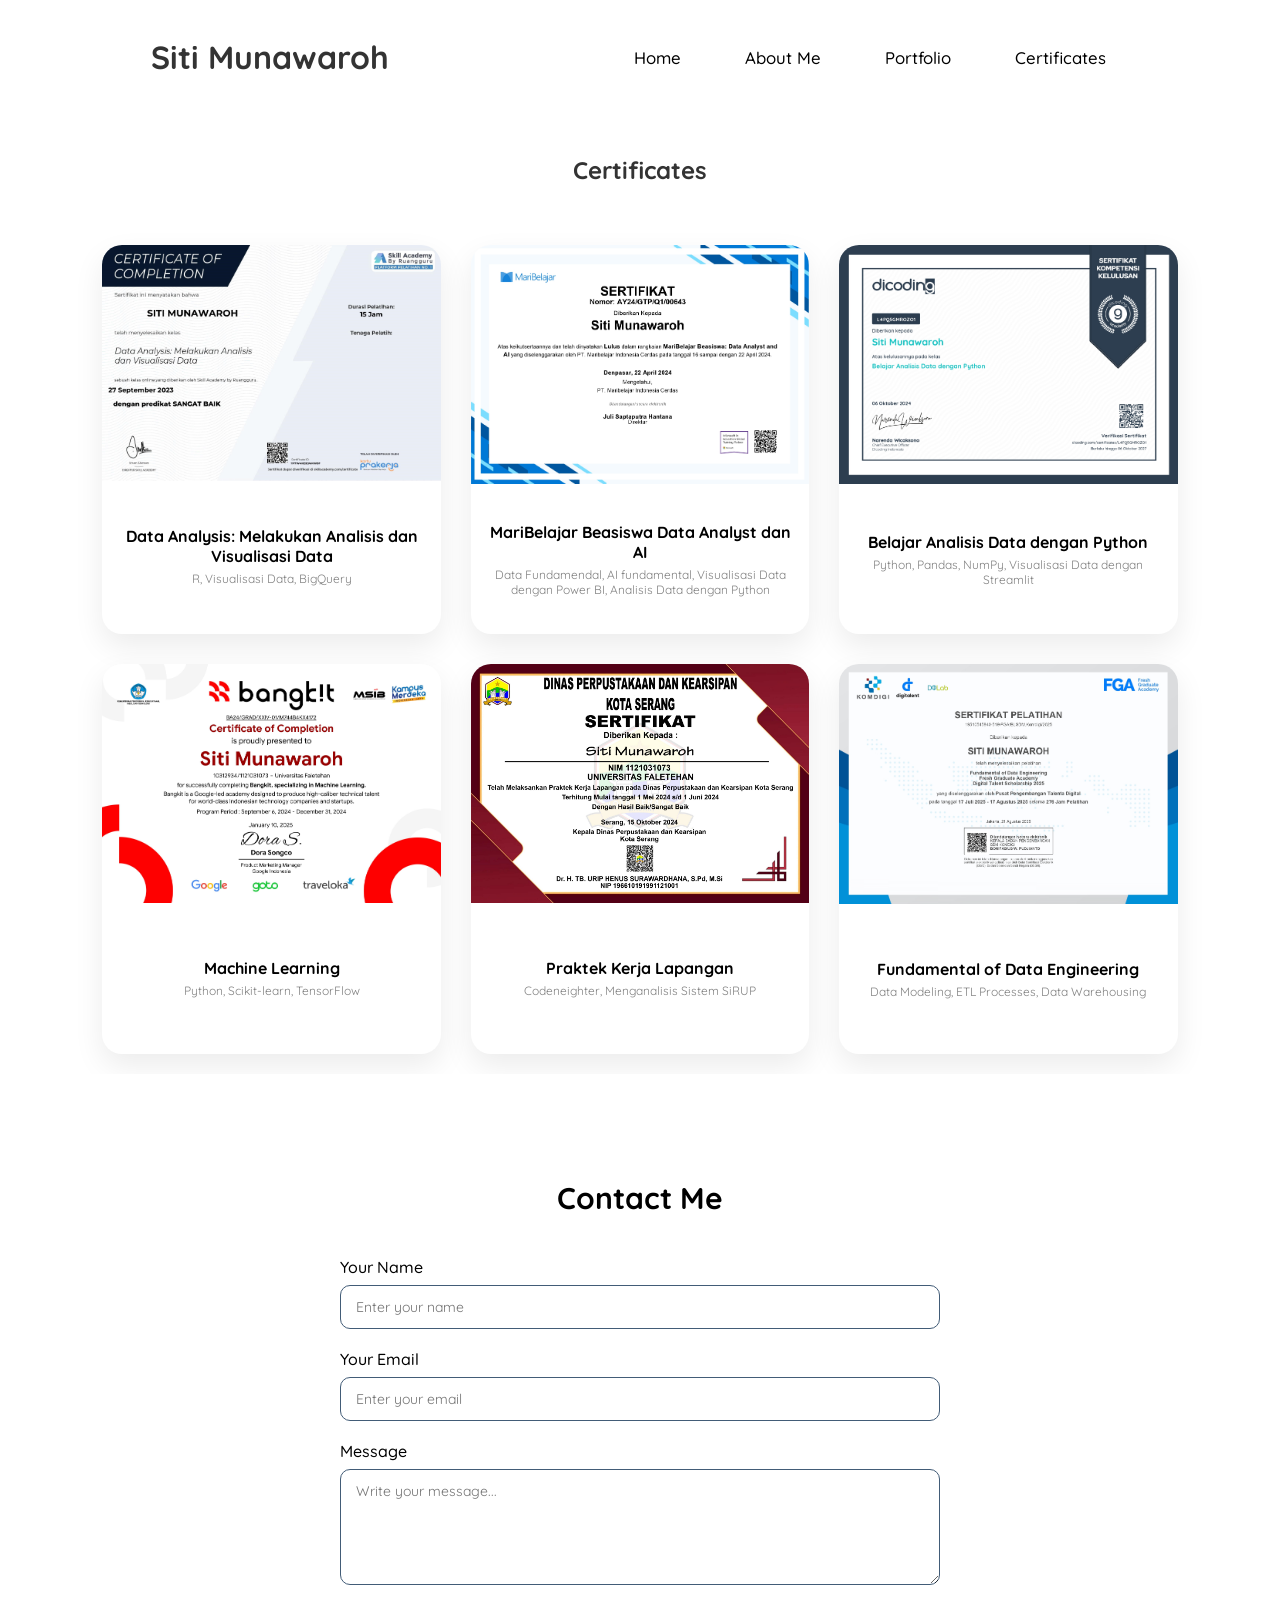
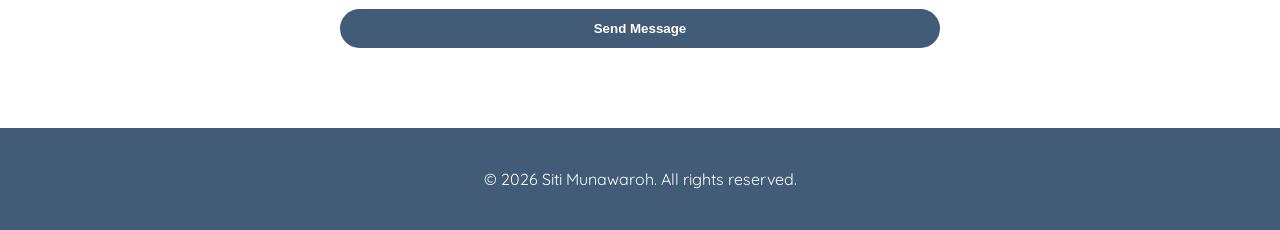
<file: certificate.html>
<!DOCTYPE html>
<html>
	<head>
		<meta charset="UTF-8">
		<meta name="viewport" content="width=device-width, initial-scale=1.0">
		<title>Project Portfolio</title>
		<link rel="stylesheet" href="css/app.css">
		<link rel="preconnect" href="https://fonts.googleapis.com">
		<link rel="preconnect" href="https://fonts.gstatic.com" crossorigin>
		<link href="https://fonts.googleapis.com/css2?family=Quicksand:wght@300..700&display=swap" rel="stylesheet">
		<link rel="stylesheet" href="https://cdnjs.cloudflare.com/ajax/libs/font-awesome/5.15.4/css/all.min.css" crossorigin="anonymous" referrerpolicy="no-referrer">
	</head>
	<body>
		<header class="navbar-container">
			<div class="logo">
				<h1>Siti Munawaroh</h1>
			</div>
			<nav class="nav-list">
				<ul>
					<li><a href="index.html">Home</a></li>
					<li><a href="aboutme.html">About Me</a></li>
					<li><a href="project.html">Portfolio</a></li>
                    <li><a href="certificate.html">Certificates</a></li>
					<!-- <li><a href="contact.html">Contact</a></li> -->
				</ul>
			</nav>
		</header>
        <section class="section">
            <article>
                <h2>Certificates</h2>
            </article>
        </section>
    <section class="section">
        <div class="card-container-sertif">

        <div class="card-sertif">
            <img src="img/Sertifikat_Data Analysis.jpg" alt="Certificates">
            <div class="card-content">
                <h4>Data Analysis: Melakukan Analisis dan Visualisasi Data</h4>
                <p>R, Visualisasi Data, BigQuery</p>
                <!-- <a class="arrow" href="certificate.html" target="_blank"></a> -->
            </div>
        </div>

        <div class="card-sertif">
            <img src="img/Certificate MariBelajar Beasiswa Data Analyst.jpg" alt="Certificates">
            <div class="card-content">
                <h4>MariBelajar Beasiswa Data Analyst dan AI</h4>
                <p>Data Fundamendal, AI fundamental, Visualisasi Data dengan Power BI, Analisis Data dengan Python</p>
                <!-- <a class="arrow" href="certificate.html" target="_blank"></a> -->
            </div>
        </div>

        <div class="card-sertif">
            <img src="img/sertifikat_course_555_2157608_061024174749_pages-to-jpg-0001.jpg " alt="Certificates">
            <div class="card-content">
                <h4>Belajar Analisis Data dengan Python</h4>
                <p>Python, Pandas, NumPy, Visualisasi Data dengan Streamlit</p>
                <!-- <a class="arrow" href="certificate.html" target="_blank"></a> -->
            </div>
        </div>

        <div class="card-sertif">
            <img src="img/img1.jpg" alt="Certificates">
            <div class="card-content">
                <h4>Machine Learning</h4>
                <p>Python, Scikit-learn, TensorFlow</p>
                <!-- <a class="arrow" href="certificate.html" target="_blank"></a> -->
            </div>
        </div>

        <div class="card-sertif">
            <img src="img/SERTIFIKAT_Siti munawaroh_sign_compressed_page-0001.jpg" alt="Certificates">
            <div class="card-content">
                <h4>Praktek Kerja Lapangan</h4>
                <p>Codeneighter, Menganalisis Sistem SiRUP</p>
                <!-- <a class="arrow" href="certificate.html" target="_blank"></a> -->
            </div>
        </div>

        <div class="card-sertif">
            <img src="img/Sertifikat_SITI MUNAWAROH_Fundamental of Data Engineering_page-0001.jpg" alt="Certificates">
            <div class="card-content">
                <h4>Fundamental of Data Engineering</h4>
                <p>Data Modeling, ETL Processes, Data Warehousing</p>
                <!-- <a class="arrow" href="certificate.html" target="_blank"></a> -->
            </div>
        </div>
    </section>
    <section class="contact-section">
            <h2>Contact Me</h2>

            <div class="contact-container">
                <form class="contact-form">

                <div class="form-group">
                    <label>Your Name</label>
                    <input type="text" placeholder="Enter your name" required>
                </div>

                <div class="form-group">
                    <label>Your Email</label>
                    <input type="email" placeholder="Enter your email" required>
                </div>

                <div class="form-group">
                    <label>Message</label>
                    <textarea rows="5" placeholder="Write your message..." required></textarea>
                </div>

                <button type="submit" class="contact-btn">Send Message</button>

                </form>
            </div>
            </section>
        <footer>
            <p style="text-align: center;">&copy; 2026 Siti Munawaroh. All rights reserved.</p>
        </footer>
	</body>
</html>
</file>
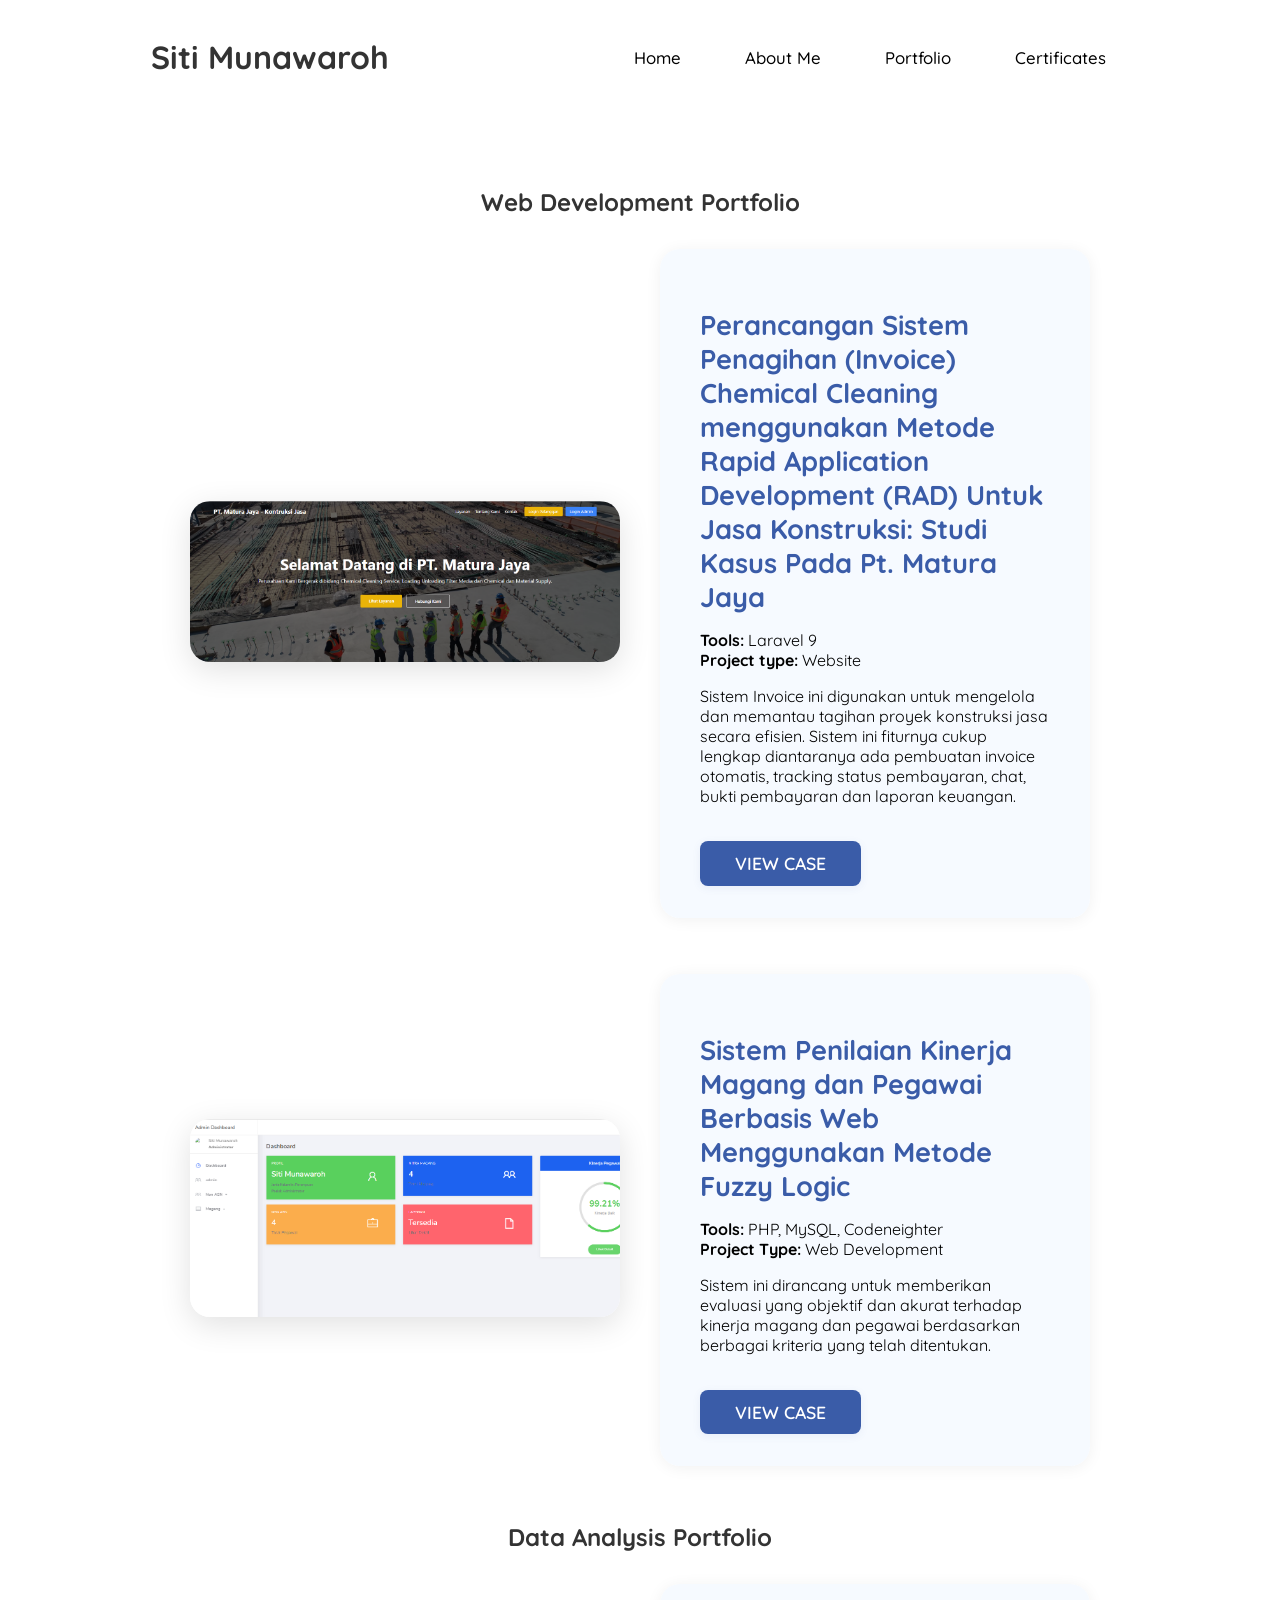
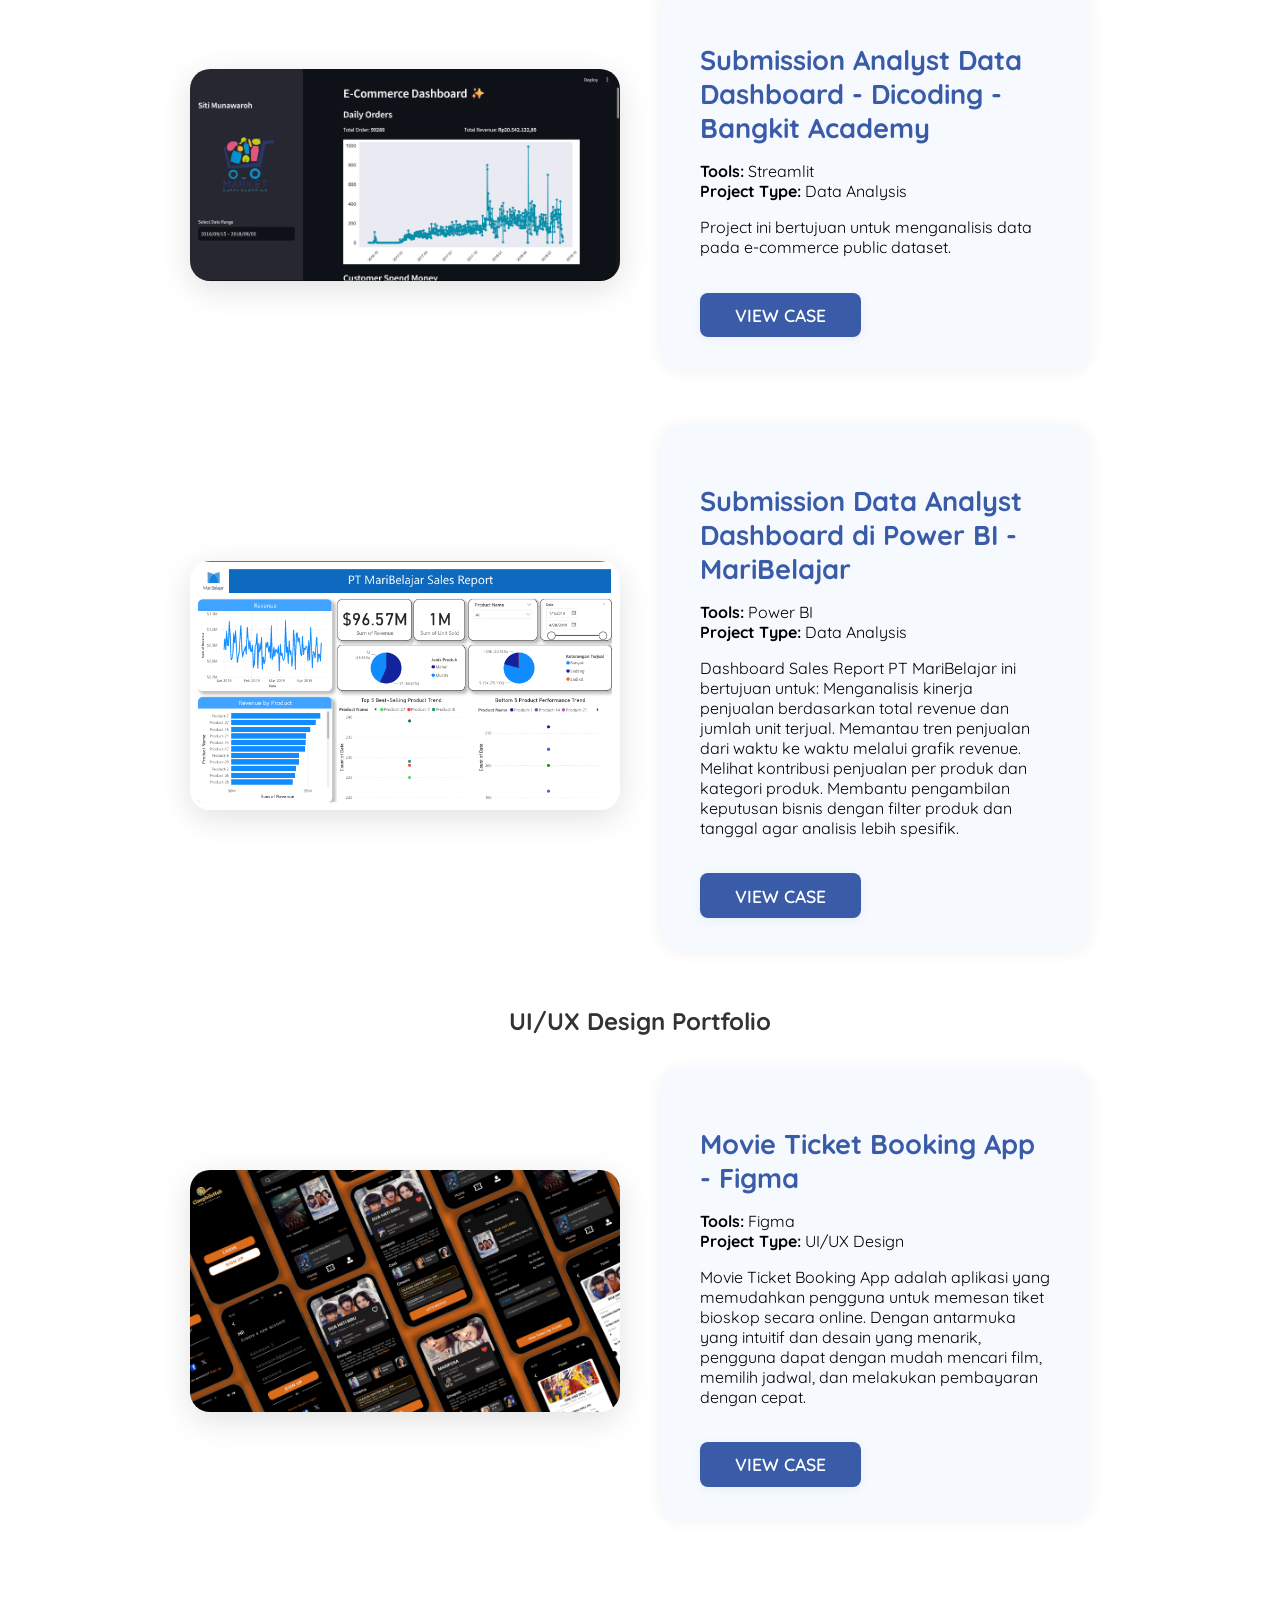
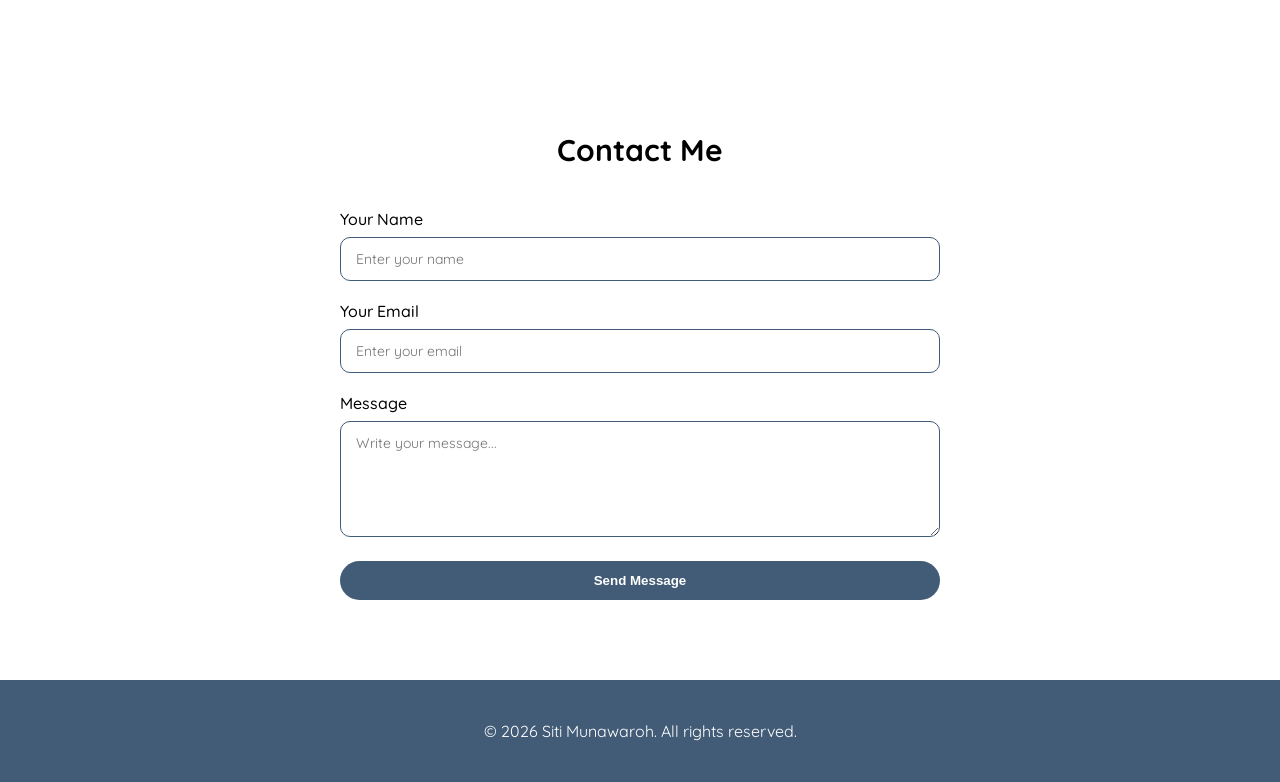
<file: project.html>
<!DOCTYPE html>
<html>
	<head>
		<meta charset="UTF-8">
		<meta name="viewport" content="width=device-width, initial-scale=1.0">
		<title>Project Portfolio</title>
		<link rel="stylesheet" href="css/app.css">
		<link rel="preconnect" href="https://fonts.googleapis.com">
		<link rel="preconnect" href="https://fonts.gstatic.com" crossorigin>
		<link href="https://fonts.googleapis.com/css2?family=Quicksand:wght@300..700&display=swap" rel="stylesheet">
		<link rel="stylesheet" href="https://cdnjs.cloudflare.com/ajax/libs/font-awesome/5.15.4/css/all.min.css" crossorigin="anonymous" referrerpolicy="no-referrer">
	</head>
	<body>
		<header class="navbar-container">
			<div class="logo">
				<h1>Siti Munawaroh</h1>
			</div>
			<nav class="nav-list">
				<ul>
					<li><a href="index.html">Home</a></li>
					<li><a href="aboutme.html">About Me</a></li>
					<li><a href="project.html">Portfolio</a></li>
          <li><a href="certificate.html">Certificates</a></li>
					<!-- <li><a href="contact.html">Contact</a></li> -->
				</ul>
			</nav>
		</header>
		<main>
			<section class="section">
				<h2 style="margin-bottom:2rem; text-align: center;">Web Development Portfolio</h2>
				<div class="project-row">
					<div class="project-image">
						<img src="img/portoweb.png" alt="Shopify Analytics Dashboard" style="width:100%;border-radius:20px;box-shadow:0 8px 32px rgba(0,0,0,0.12);">
					</div>
					<div class="project-desc">
						<h3>Perancangan Sistem Penagihan (Invoice) Chemical Cleaning menggunakan Metode Rapid Application Development (RAD) Untuk Jasa Konstruksi: Studi Kasus Pada Pt. Matura Jaya</h3>
						<p><b>Tools:</b> Laravel 9<br>
						<b>Project type:</b> Website</p>
						<p>Sistem Invoice ini digunakan untuk mengelola dan memantau tagihan proyek konstruksi jasa secara efisien. Sistem ini fiturnya cukup lengkap diantaranya ada pembuatan invoice otomatis, tracking status pembayaran, chat, bukti pembayaran dan laporan keuangan.</p>
						<a href="https://ejournal.lppm-unbaja.ac.id/index.php/saintek/article/view/4175" class="view-case-btn">VIEW CASE</a>
					</div>
				</div>
				<div class="project-row">
					<div class="project-image">
						<img src="img/portopkl.png" alt="Zoom Analytics Dashboard" style="width:100%;border-radius:20px;box-shadow:0 8px 32px rgba(0,0,0,0.12);">
					</div>
					<div class="project-desc">
						<h3>Sistem Penilaian Kinerja Magang dan Pegawai Berbasis Web Menggunakan Metode Fuzzy Logic</h3>
						<p><b>Tools:</b> PHP, MySQL, Codeneighter<br>
						<b>Project Type:</b> Web Development</p>
						<p>Sistem ini dirancang untuk memberikan evaluasi yang objektif dan akurat terhadap kinerja magang dan pegawai berdasarkan berbagai kriteria yang telah ditentukan.</p>
						<a href="#" class="view-case-btn">VIEW CASE</a>
					</div>
				</div>
        <section id="data-analyst">
        <h2 style="margin-bottom:2rem; text-align: center;">Data Analysis Portfolio</h2>
        <div class="project-row">
          <div class="project-image">
            <img src="img/porto3.png" alt="E-commerce App Design" style="width:100%;border-radius:20px;box-shadow:0 8px 32px rgba(0,0,0,0.12);">
          </div>
          <div class="project-desc">
            <h3>Submission Analyst Data Dashboard - Dicoding - Bangkit Academy</h3>
            <p><b>Tools:</b> Streamlit<br>
            <b>Project Type:</b> Data Analysis</p>
            <p>Project ini bertujuan untuk menganalisis data pada e-commerce public dataset.</p>
            <a href="https://github.com/SitiMunawaroh6/Project_analyst_data.git" class="view-case-btn" target="_blank">VIEW CASE</a>
          </div>
        </div>
        <div class="project-row">
          <div class="project-image">
            <img src="img/portoBI.png" alt="E-commerce App Design" style="width:100%;border-radius:20px;box-shadow:0 8px 32px rgba(0,0,0,0.12);">
          </div>
          <div class="project-desc">
            <h3>Submission Data Analyst Dashboard di Power BI - MariBelajar</h3>
            <p><b>Tools:</b> Power BI<br>
            <b>Project Type:</b> Data Analysis</p>
            <p>Dashboard Sales Report PT MariBelajar ini bertujuan untuk: Menganalisis kinerja penjualan berdasarkan total revenue dan jumlah unit terjual. Memantau tren penjualan dari waktu ke waktu melalui grafik revenue. Melihat kontribusi penjualan per produk dan kategori produk. Membantu pengambilan keputusan bisnis dengan filter produk dan tanggal agar analisis lebih spesifik.</p>
            <a href="https://github.com/SitiMunawaroh6/Project_data_analyst.git" class="view-case-btn" target="_blank">VIEW CASE</a>
          </div>
        </div>
        <section id ="uiux-design">
        <h2 style="margin-bottom:2rem; text-align: center;">UI/UX Design Portfolio</h2>
        <div class="project-row">
          <div class="project-image">
            <img src="img/uiuxdesign2.png" alt="E-commerce App Design" style="width:100%;border-radius:20px;box-shadow:0 8px 32px rgba(0,0,0,0.12);">
          </div>
          <div class="project-desc">
            <h3>Movie Ticket Booking App - Figma</h3>
            <p><b>Tools:</b> Figma<br>
            <b>Project Type:</b> UI/UX Design</p>
            <p>Movie Ticket Booking App adalah aplikasi yang memudahkan pengguna untuk memesan tiket bioskop secara online. Dengan antarmuka yang intuitif dan desain yang menarik, pengguna dapat dengan mudah mencari film, memilih jadwal, dan melakukan pembayaran dengan cepat.</p>
            <a href="https://www.figma.com/proto/FaWh3foYlFWujMJC5qAQJX/Movie-Ticket-Booking-app?node-id=63-5&t=dLvHyxW4EIqfr6RZ-1&scaling=scale-down&content-scaling=fixed&page-id=0%3A1" class="view-case-btn" target="_blank">VIEW CASE</a>
          </div>
        </div>
      </section>
			</section>
			<style>
				.project-row {
					display: flex;
					flex-wrap: wrap;
					gap: 2.5rem;
					margin-bottom: 3.5rem;
					align-items: center;
				}
				.project-image {
					flex: 2 1 400px;
					min-width: 320px;
					max-width: 980px;
				}
				.project-desc {
					flex: 2 1 400px;
					min-width: 320px;
					background: rgba(245,250,255,0.85);
					border-radius: 20px;
					padding: 2rem 2.5rem;
					box-shadow: 0 2px 16px rgba(0,0,0,0.06);
				}
				.project-desc h3 {
					font-size: 1.7rem;
					margin-bottom: 0.7rem;
					color: #3a5ca8;
				}
				.view-case-btn {
					display: inline-block;
					margin-top: 1.2rem;
					padding: 0.7rem 2.2rem;
					background: #3a5ca8;
					color: #fff;
					border-radius: 8px;
					font-weight: 600;
					text-decoration: none;
					font-size: 1.1rem;
					box-shadow: 0 2px 8px rgba(58,92,168,0.08);
					transition: background 0.2s;
				}
				.view-case-btn:hover {
					background: #1e335c;
				}
				@media (max-width: 900px) {
					.project-row {
						flex-direction: column;
					}
					.project-image, .project-desc {
						max-width: 100%;
					}
				}
			</style>
		</main>
			
		</main>
		<section class="contact-section">
            <h2>Contact Me</h2>

            <div class="contact-container">
                <form class="contact-form">

                <div class="form-group">
                    <label>Your Name</label>
                    <input type="text" placeholder="Enter your name" required>
                </div>

                <div class="form-group">
                    <label>Your Email</label>
                    <input type="email" placeholder="Enter your email" required>
                </div>

                <div class="form-group">
                    <label>Message</label>
                    <textarea rows="5" placeholder="Write your message..." required></textarea>
                </div>

                <button type="submit" class="contact-btn">Send Message</button>

                </form>
            </div>
            </section>
    </main>
		<footer>
			<p>&copy; 2026 Siti Munawaroh. All rights reserved.</p>
		</footer>
	</body>
</html>
</file>
<file: css/app.css>
/* Social media pojok kanan atas */
.social-media-fixed {
    position: fixed;
    top: 50%;
    right: 24px;
    transform: translateY(-50%);
    z-index: 9999;
}
.social-media-fixed ul {
    display: flex;
    flex-direction: row;
    gap: 1rem;
    background: rgba(45,62,80,0.95);
    border-radius: 999px;
    padding: 0.5rem 1.2rem;
    margin: 0;
    align-items: center;
}
.social-media-fixed li {
    list-style-type: none;
}
.social-media-fixed li a {
    color: #fff;
    font-size: 1.5rem;
    text-decoration: none;
    transition: color 0.2s;
}
.social-media-fixed li a:hover {
    color: #89b0d9;
}
*,
*::before,
*::after {
  box-sizing: border-box;
}

body {
  font-family: 'Quicksand', sans-serif;
 
  height: 100vh;
  margin: 0;
 
  display: flex;
  flex-direction: column;
}

header.navbar-container {
  display: flex;
  justify-content: space-around;
  align-items: center;
  padding-block: 1rem;
  width: 100%;
  max-width: 1200px;
  margin-inline: auto;
  z-index: 9999;
}

.navbar-container .logo {
  font-size: 1rem;
  font-weight: bold;
  color: #333;
  text-decoration: none;
}

header.navbar-container .nav-list ul {
  display: flex;
  gap: 2rem 1rem;
  padding-left: 0;
  justify-content: center;
}

header.navbar-container .nav-list li {
  list-style-type: none;
}

header.navbar-container .nav-list li a {
  padding: 0.5rem 1.5rem;
  border-radius: 999px;
  text-decoration: none;
  font-size: 1.05rem;
  font-weight: 500;
  color: black;
  transition: all 0.2s ease-in-out;
}
header.navbar-container .nav-list li:hover a {
  background-color: #425c77;
  color: white;
}

main {
    flex: 1;

    width: 100%;
    max-width: 1200px;
    margin-inline: auto;
    padding: 2rem 4rem;

    display: flex;
    align-items: center;
}

main .content {
    flex: 1;

    display: flex;
    align-items: center;
}

main .content .content-description {
    flex: 1 1;
}

main .content .content-description .title {
    font-size: 3.5rem;
    margin-bottom: 1rem;
}

main .content .content-description p {
    font-size: 1.2rem;
    line-height: 1.7;
}

main .content .content-description .cta-button {
    margin-top: 2rem;
    padding: 0.75rem 2rem;
    font-size: 1.1rem;
    font-weight: 600;
    color: white;
    background-color: #425c77;
    border: none;
    border-radius: 999px;
    cursor: pointer;
    transition: background-color 0.2s ease-in-out;
}

main .content .content-description .cta-button + .cta-button {
    margin-left: 1rem;
}

main .content .content-description .cta-button:hover {
    background-color: transparent;
    border: 3px solid #425c77;
    color: #425c77;
}

main .content .content-image {
    flex: 1 1;
    display: flex;
    justify-content: center;
    align-items: center;
}

.profile-3d {
    width: 340px;
    height: 340px;
    display: flex;
    justify-content: center;
    align-items: center;
    position: relative;
}

.profile-bg {
    width: 320px;
    height: 320px;
    background: radial-gradient(circle at 60% 40%, #425c77 80%, #1a2330 100%);
    border-radius: 50%;
    box-shadow: 0 16px 48px rgba(66,92,119,0.35), 0 4px 16px rgba(0,0,0,0.15);
    position: relative;
    display: flex;
    justify-content: center;
    align-items: center;
    overflow: visible;
}

.profile-bg img {
    width: 220px;
    height: 220px;
    object-fit: cover;
    border-radius: 50%;
    box-shadow: 0 8px 32px rgba(66,92,119,0.25), 0 2px 8px rgba(0,0,0,0.10);
    border: 6px solid #fff;
    position: relative;
    z-index: 2;
    background: linear-gradient(135deg, #425c77 40%, #a7c7e7 100%);
    margin: auto;
    transition: transform 0.3s, box-shadow 0.3s;
}

.profile-bg img:hover {
    transform: scale(1.05) rotate(-2deg);
    box-shadow: 0 16px 48px rgba(66,92,119,0.35), 0 4px 16px rgba(0,0,0,0.15);
}

.profile-lines {
    position: absolute;
    top: 0;
    left: 0;
    z-index: 1;
    pointer-events: none;
}

.sphere {
    position: absolute;
    border-radius: 50%;
    background: linear-gradient(135deg, #a7c7e7 60%, #425c77 100%);
    box-shadow: 0 4px 16px rgba(66,92,119,0.25);
    opacity: 0.7;
    z-index: 1;
}
.sphere1 {
    width: 40px;
    height: 40px;
    top: 30px;
    left: 40px;
}
.sphere2 {
    width: 28px;
    height: 28px;
    top: 220px;
    left: 220px;
}
.sphere3 {
    width: 22px;
    height: 22px;
    top: 80px;
    left: 220px;
}
.sphere4 {
    width: 16px;
    height: 16px;
    top: 200px;
    left: 100px;
}




main .content .content-image img {
    width: 320px;
    height: 320px;
    object-fit: cover;
    border-radius: 50%;
    box-shadow: 0 8px 32px rgba(66,92,119,0.25), 0 2px 8px rgba(0,0,0,0.10);
    border: 6px solid #fff;
    background: linear-gradient(135deg, #425c77 40%, #a7c7e7 100%);
    margin: auto;
    transition: transform 0.3s, box-shadow 0.3s;
}

main .content .content-image img:hover {
    transform: scale(1.05) rotate(-2deg);
    box-shadow: 0 16px 48px rgba(66,92,119,0.35), 0 4px 16px rgba(0,0,0,0.15);
}


main aside {
    position: fixed;
    inset-block: 0;
    inset-inline-end: 0;
}

main aside .social-media {
    height: 100vh;
    display: flex;
}

main aside .social-media ul {
    padding:1.5rem 1rem;
    border-top-left-radius: 12px;
    border-bottom-left-radius: 12px;
    margin: auto;
    background-color: #2d3e50;
    display: flex;
    flex-flow: column nowrap;
    align-items: center;
    justify-content: center;
    gap: 1.5rem;
}

main aside .social-media li {
  list-style-type: none;
}

main aside .social-media li a {
  text-decoration: none;
  font-size: 1.5rem;
  color: white;
 
  transition: all 0.1s ease-in-out;
}
 
main aside .social-media li a:hover {
  color: #89b0d9;
}

@media screen and (max-width: 768px) {
    header.navbar-container {
        flex-direction: column;
    }

    header.navbar-container .nav-list ul {
        flex-wrap: wrap;
        column-gap: 0.5rem;
    }

    main {
        padding: 1rem 3rem;
    }

    main .content {
        flex-direction: column;
        gap: 2rem;
    }

    main .content .content-description .title {
        font-size: 3rem;
    }

    main .content .content-description p {
        font-size: 1rem;
    }

    main .content .content-image img {
        order: -1;
    }


}

/* 3D Model Section */
main .content-3dmodel {
    flex: 1 1;
    text-align: left;
}
main .content-3dmodel .title-3dmodel {
    font-size: 2.5rem;
    margin-bottom: 1rem;
}

main .content .cta-button {
    margin-top: 1rem;
    padding: 0.6rem 1.5rem;
    font-size: 1rem;
    font-weight: 600;
    color: white;
    background-color: #425c77;
    border: none;
    border-radius: 999px;
    cursor: pointer;
}

main .content .cta-button:hover {
    background-color: transparent;
    border: 3px solid #425c77;
    color: #425c77;
}

main .content .cta-button + .cta-button {
    margin-left: 1rem;
}

.section {
  padding: 20px 8%;
}

.section h2 {
  font-size: 24px;
  margin-bottom: 20px;
  color: #333;
  text-align: center;
}

.card-container-sertif {
  display: grid;
  grid-template-columns: repeat(3, 1fr); /* 3 kolom */
  gap: 30px;
  max-width: 1200px;
  margin: 0 auto;
}

.subtitle {
    font-size: 12px;
    letter-spacing: 2px;
    color: #4da6ff;
    margin-bottom: 10px;
}

.title {
    font-size: 28px;
    font-weight: bold;
    margin-bottom: 40px;
}

.card-container {
    display: flex;
    gap: 30px;
    justify-content: center;
    align-items: center;
}

.card {
    background: white;
    border-radius: 12px;
    overflow: hidden;
    width: 300px;
    box-shadow: 0 10px 25px rgba(0,0,0,0.2);
    transition: 0.3s;
}

.card img {
  width: 50%;
  height: 200px;
  object-fit: cover;
  border-radius: 15px;
}

.card-sertif {
  background: white;
  border-radius: 20px;
  box-shadow: 0 12px 30px rgba(0,0,0,0.08);
  overflow: hidden;
  transition: 0.3s ease;
  display: flex;
  flex-direction: column;
}

.card-sertif:hover {
  transform: translateY(-8px);
}


.card img {
    width: 100%;
    height: 180px;
    object-fit: cover;
}

.card-content {
    padding: 15px;
    color: black;
    position: relative;
    display: flex;
    flex-direction: column;
    align-items: center;
    justify-content: center;
    height: 150px;
    text-align: center;
}

.card-content h4 {
    margin: 0;
    font-size: 16px;
}

.card-content p {
    margin: 5px 0 0;
    font-size: 12px;
    color: gray;
}

.arrow {
    position: absolute;
    right: 15px;
    bottom: 15px;
    background: #1e88ff;
    width: 35px;
    height: 35px;
    border-radius: 50%;
    display: flex;
    align-items: center;
    justify-content: center;
    color: white;
    font-weight: bold;
    cursor: pointer;
}

.about-section {
  padding: 60px 8%;
  background: #f8f9fb;
}

.about-container {
  max-width: 900px;
  margin: 0 auto;
  text-align: center;
}

.about-container h2 {
  font-size: 32px;
  margin-bottom: 20px;
}

.about-container p {
  font-size: 16px;
  line-height: 1.8;
  color: #555;
  margin-bottom: 20px;
}

.timeline-section {
  padding: 80px 8%;
  background: #f8f9fb;
  text-align: center;
}

.timeline-section h2 {
  margin-bottom: 60px;
  font-size: 32px;
}

.timeline-horizontal {
  display: flex;
  justify-content: space-between;
  position: relative;
  max-width: 1200px;
  margin: auto;
}

/* garis horizontal */
.timeline-horizontal::before {
  content: "";
  position: absolute;
  top: 20px;
  left: 0;
  width: 100%;
  height: 3px;
  background: #425c77;
  z-index: 0;
}

.timeline-item {
  position: relative;
  width: 22%;
  text-align: center;
  z-index: 1;
}

.timeline-dot {
  width: 18px;
  height: 18px;
  background: #425c77;
  border-radius: 50%;
  margin: 0 auto 20px;
  border: 4px solid white;
  box-shadow: 0 0 0 3px #425c77;
}

.timeline-content {
  background: white;
  padding: 20px;
  border-radius: 15px;
  box-shadow: 0 10px 25px rgba(0,0,0,0.08);
  transition: 0.3s;
}

.timeline-content:hover {
  transform: translateY(-8px);
}

.timeline-year {
  font-weight: bold;
  color: #425c77;
  display: block;
  margin-bottom: 10px;
}

@media (max-width: 900px) {
  .timeline-horizontal {
    flex-direction: column;
    align-items: center;
  }

  .timeline-horizontal::before {
    display: none;
  }

  .timeline-item {
    width: 100%;
    margin-bottom: 40px;
  }
}

.skills-stack {
  padding: 60px 8%;
  text-align: center;
  background: #f8f9fb;
}

.skills-stack h2 {
  margin-bottom: 40px;
  font-size: 28px;
}

.stack-container {
  display: flex;
  flex-wrap: wrap;
  justify-content: center;
  gap: 20px;
}

.stack-item {
  display: flex;
  align-items: center;
  gap: 10px;
  background: white;
  padding: 10px 18px;
  border-radius: 999px;
  box-shadow: 0 5px 15px rgba(0,0,0,0.08);
  transition: 0.3s ease;
  cursor: pointer;
}

.stack-item img {
  width: 28px;
  height: 28px;
}

.stack-item span {
  font-size: 14px;
  font-weight: 500;
}

.stack-item:hover {
  transform: translateY(-5px);
  background: #425c77;
  color: white;
}

.stack-item:hover img {
  filter: brightness(1.2);
}

footer {
  display: flex;
  justify-content: center;
  align-items: center;
  padding: 25px 0;
  background: #425c77;
  color: white;
}

.contact-section {
  padding: 80px 8%;
  background: #ffffff;
  text-align: center;
}

.contact-section h2 {
  margin-bottom: 40px;
  font-size: 30px;
}

.contact-container {
  max-width: 600px;
  margin: auto;
}

.contact-form {
  display: flex;
  flex-direction: column;
  gap: 20px;
}

.form-group {
  text-align: left;
}

.form-group label {
  font-weight: 500;
  display: block;
  margin-bottom: 8px;
}

.form-group input,
.form-group textarea {
  width: 100%;
  padding: 12px 15px;
  border-radius: 10px;
  border: 1px solid #425c77;
  font-family: 'Quicksand', sans-serif;
  font-size: 14px;
  transition: 0.3s;
}

.form-group input:focus,
.form-group textarea:focus {
  border-color: #425c77;
  outline: none;
  box-shadow: 0 0 0 2px rgba(66,92,119,0.2);
}

.contact-btn {
  padding: 12px;
  border: none;
  border-radius: 999px;
  background: #425c77;
  color: white;
  font-weight: 600;
  cursor: pointer;
  transition: 0.3s;
}

.contact-btn:hover {
  background: transparent;
  border: 2px solid #425c77;
  color: #425c77;
}
</file>
